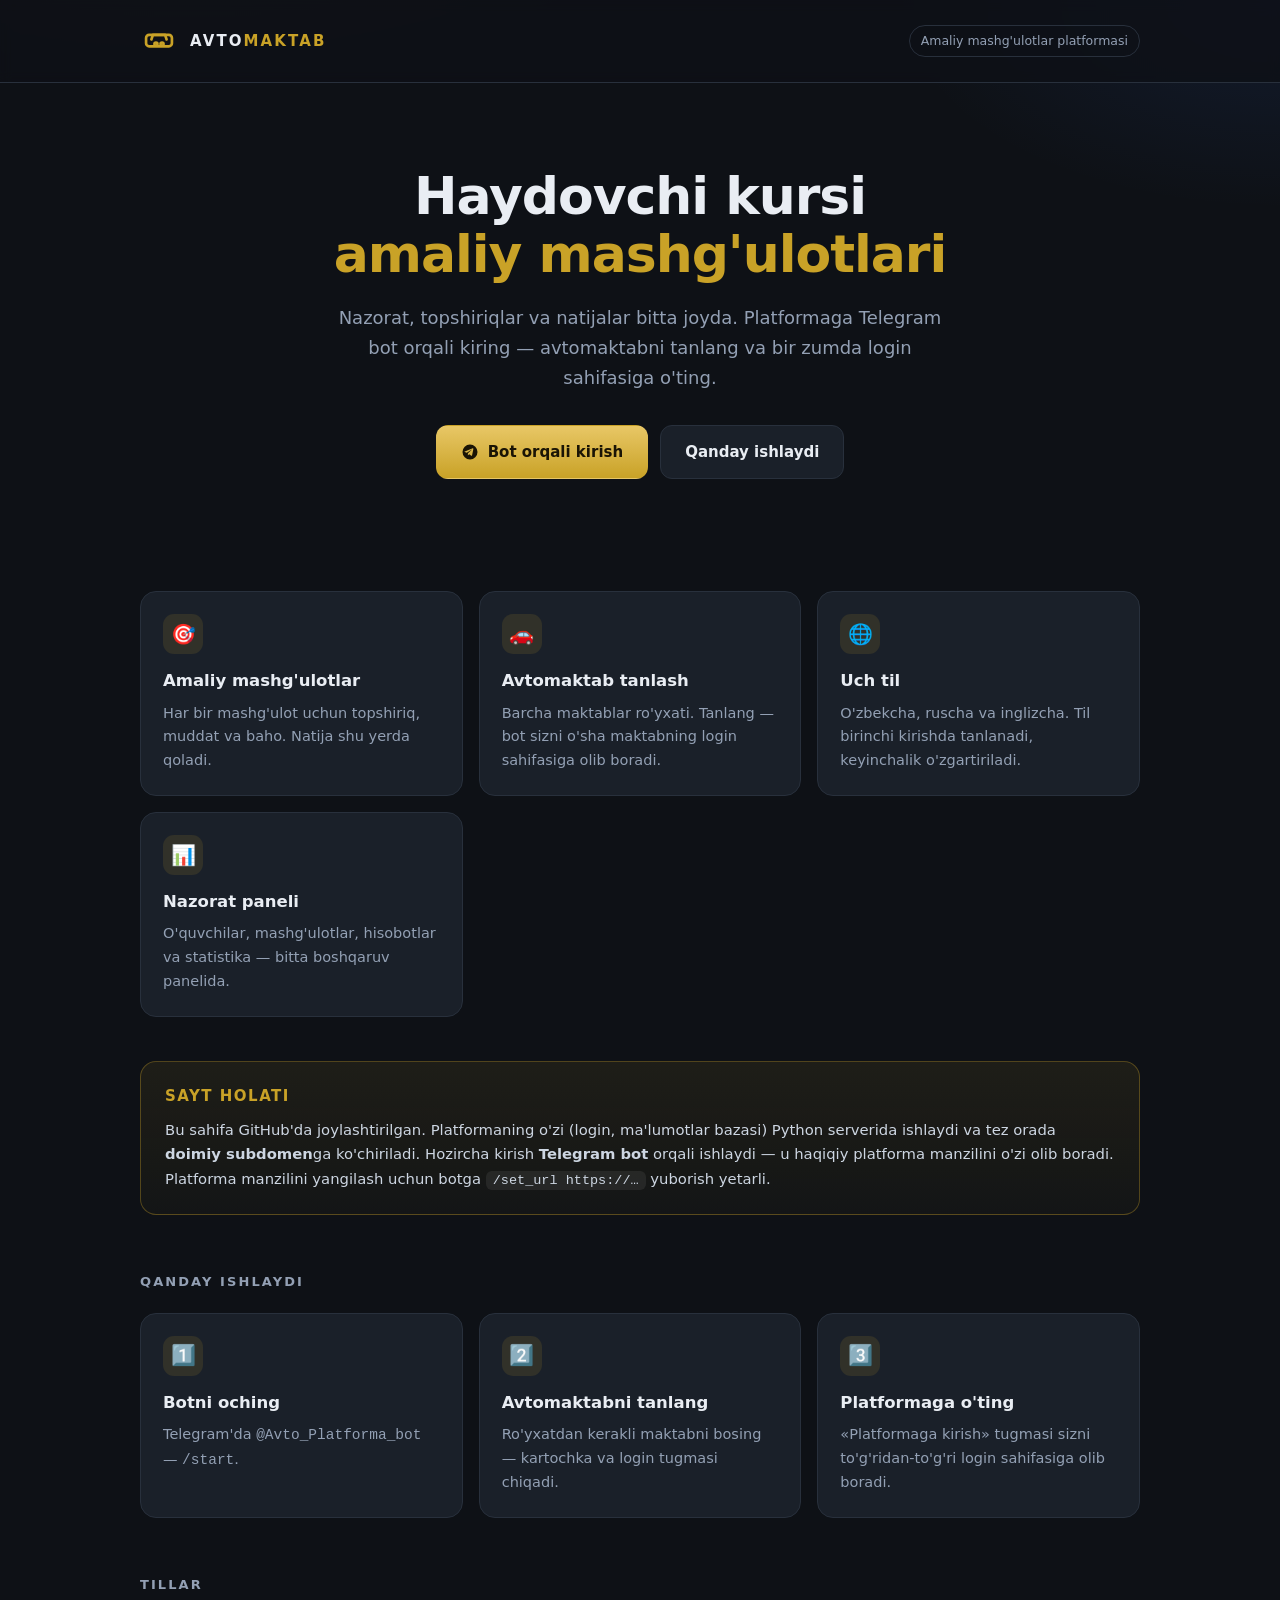
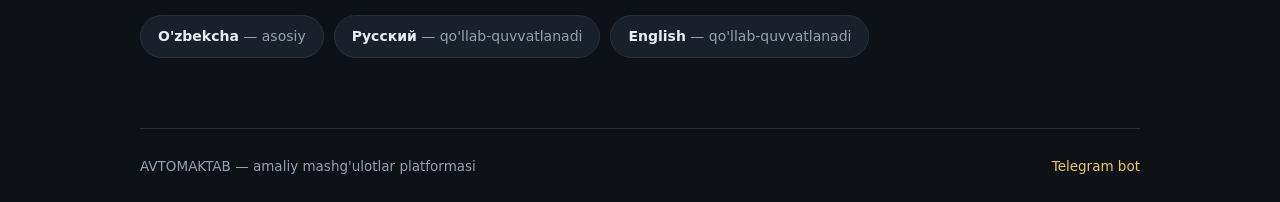
<file: site/index.html>
<!DOCTYPE html>
<html lang="uz">
<head>
<meta charset="UTF-8">
<meta name="viewport" content="width=device-width, initial-scale=1.0">
<meta name="color-scheme" content="dark">
<title>AVTOMAKTAB — Amaliy mashg'ulotlar platformasi</title>
<meta name="description" content="AVTOMAKTAB — haydovchi mashtabi amaliy mashg'ulotlar platformasi. Telegram bot orqali kirish, mashg'ulotlar, topshiriqlar va natijalar.">
<link rel="icon" type="image/svg+xml" href="data:image/svg+xml,%3Csvg xmlns='http://www.w3.org/2000/svg' viewBox='0 0 100 100' fill='none' stroke='%23C9A227' stroke-width='7' stroke-linecap='round' stroke-linejoin='round'%3E%3Crect x='16' y='34' width='68' height='30' rx='8'/%3E%3Cpath d='M30 46l4-12h32l4 12M42 62a4 4 0 1 0 0-8 4 4 0 0 0 0 8zM58 62a4 4 0 1 0 0-8 4 4 0 0 0 0 8z'/%3E%3C/svg%3E">
<style>
  :root{
    --gold:#C9A227; --gold-soft:#e8c766; --bg:#0e1116; --bg2:#151a22;
    --card:#1a2029; --line:#28303c; --txt:#e9edf3; --dim:#93a0b4;
  }
  *{box-sizing:border-box;margin:0;padding:0}
  html{scroll-behavior:smooth}
  body{
    background:
      radial-gradient(900px 420px at 15% -10%, rgba(201,162,39,.14), transparent 60%),
      radial-gradient(700px 380px at 100% 0%, rgba(60,120,255,.10), transparent 55%),
      var(--bg);
    color:var(--txt);
    font:16px/1.65 system-ui,-apple-system,"Segoe UI",Roboto,sans-serif;
    min-height:100vh;
  }
  .wrap{max-width:1040px;margin:0 auto;padding:0 20px}

  header{padding:22px 0;border-bottom:1px solid var(--line);backdrop-filter:blur(6px);
         position:sticky;top:0;background:rgba(14,17,22,.82);z-index:5}
  .row{display:flex;align-items:center;gap:12px}
  .logo{width:38px;height:38px;flex:0 0 38px}
  .brand{font-weight:800;letter-spacing:.14em;font-size:15px}
  .brand span{color:var(--gold)}
  .tag{margin-left:auto;font-size:12.5px;color:var(--dim);border:1px solid var(--line);
       padding:5px 11px;border-radius:99px;white-space:nowrap}

  .hero{padding:84px 0 56px;text-align:center}
  h1{font-size:clamp(30px,6vw,52px);line-height:1.12;font-weight:800;letter-spacing:-.02em}
  h1 em{font-style:normal;color:var(--gold);display:block}
  .lead{color:var(--dim);font-size:clamp(15px,2.2vw,18px);max-width:620px;margin:20px auto 0}

  .btns{display:flex;gap:12px;justify-content:center;flex-wrap:wrap;margin-top:32px}
  .btn{display:inline-flex;align-items:center;gap:9px;padding:14px 24px;border-radius:12px;
       font-weight:700;font-size:15px;text-decoration:none;border:1px solid transparent;
       transition:transform .15s ease,filter .15s ease}
  .btn:hover{transform:translateY(-2px)}
  .btn-gold{background:linear-gradient(180deg,var(--gold-soft),var(--gold));color:#1a1405}
  .btn-gold:hover{filter:brightness(1.07)}
  .btn-line{border-color:var(--line);color:var(--txt);background:var(--card)}
  .btn-line:hover{border-color:var(--gold)}

  .grid{display:grid;gap:16px;grid-template-columns:repeat(auto-fit,minmax(240px,1fr));margin:56px 0 0}
  .card{background:var(--card);border:1px solid var(--line);border-radius:16px;padding:22px;
        transition:border-color .15s ease,transform .15s ease}
  .card:hover{border-color:#3b4757;transform:translateY(-3px)}
  .ico{width:40px;height:40px;border-radius:11px;background:rgba(201,162,39,.13);
      display:grid;place-items:center;font-size:20px;margin-bottom:13px}
  .card h3{font-size:16.5px;margin-bottom:7px}
  .card p{color:var(--dim);font-size:14.5px}

  .note{margin:44px 0 0;background:linear-gradient(180deg,rgba(201,162,39,.09),rgba(201,162,39,.03));
        border:1px solid rgba(201,162,39,.34);border-radius:16px;padding:22px 24px}
  .note h2{font-size:15px;letter-spacing:.1em;color:var(--gold);margin-bottom:9px;text-transform:uppercase}
  .note p{color:#cdd6e2;font-size:14.8px}
  .note code{background:rgba(255,255,255,.07);padding:2px 7px;border-radius:6px;
             font-family:ui-monospace,Menlo,Consolas,monospace;font-size:13.5px}

  section{padding:56px 0 0}
  h2.sec{font-size:13px;letter-spacing:.16em;color:var(--dim);text-transform:uppercase;margin-bottom:20px}

  .langs{display:flex;gap:10px;flex-wrap:wrap}
  .chip{border:1px solid var(--line);background:var(--card);border-radius:99px;
        padding:9px 17px;font-size:14px;color:var(--dim)}
  .chip b{color:var(--txt)}

  footer{margin-top:70px;padding:26px 0;border-top:1px solid var(--line);
         color:var(--dim);font-size:13.5px}
  .frow{display:flex;gap:14px;flex-wrap:wrap;align-items:center}
  footer a{color:var(--gold-soft);text-decoration:none}
  footer a:hover{text-decoration:underline}

  @media(max-width:600px){
    .hero{padding:56px 0 34px}
    .tag{display:none}
  }
</style>
</head>
<body>

<header>
  <div class="wrap row">
    <svg class="logo" viewBox="0 0 100 100" fill="none" stroke="#C9A227" stroke-width="7" stroke-linecap="round" stroke-linejoin="round" aria-hidden="true">
      <rect x="16" y="34" width="68" height="30" rx="8"/>
      <path d="M30 46l4-12h32l4 12M42 62a4 4 0 1 0 0-8 4 4 0 0 0 0 8zM58 62a4 4 0 1 0 0-8 4 4 0 0 0 0 8z"/>
    </svg>
    <div class="brand">AVTO<span>MAKTAB</span></div>
    <div class="tag">Amaliy mashg'ulotlar platformasi</div>
  </div>
</header>

<main class="wrap">

  <div class="hero">
    <h1>Haydovchi kursi<em>amaliy mashg'ulotlari</em></h1>
    <p class="lead">
      Nazorat, topshiriqlar va natijalar bitta joyda. Platformaga Telegram bot
      orqali kiring — avtomaktabni tanlang va bir zumda login sahifasiga o'ting.
    </p>
    <div class="btns">
      <a class="btn btn-gold" href="https://t.me/Avto_Platforma_bot" target="_blank" rel="noopener">
        <svg width="18" height="18" viewBox="0 0 24 24" fill="currentColor" aria-hidden="true">
          <path d="M12 2a10 10 0 1 0 0 20 10 10 0 0 0 0-20zm4.3 7.1-1.6 7.4c-.1.6-.5.7-1 .4l-2.7-2-1.3 1.2c-.2.2-.3.3-.6.3l.2-2.8 5.1-4.6c.2-.2-.1-.3-.4-.1l-6.3 4-2.7-.8c-.6-.2-.6-.6.1-.9l10.6-4.1c.5-.2.9.1.7.9z"/>
        </svg>
        Bot orqali kirish
      </a>
      <a class="btn btn-line" href="#how">Qanday ishlaydi</a>
    </div>
  </div>

  <div class="grid">
    <div class="card">
      <div class="ico">🎯</div>
      <h3>Amaliy mashg'ulotlar</h3>
      <p>Har bir mashg'ulot uchun topshiriq, muddat va baho. Natija shu yerda qoladi.</p>
    </div>
    <div class="card">
      <div class="ico">🚗</div>
      <h3>Avtomaktab tanlash</h3>
      <p>Barcha maktablar ro'yxati. Tanlang — bot sizni o'sha maktabning login sahifasiga olib boradi.</p>
    </div>
    <div class="card">
      <div class="ico">🌐</div>
      <h3>Uch til</h3>
      <p>O'zbekcha, ruscha va inglizcha. Til birinchi kirishda tanlanadi, keyinchalik o'zgartiriladi.</p>
    </div>
    <div class="card">
      <div class="ico">📊</div>
      <h3>Nazorat paneli</h3>
      <p>O'quvchilar, mashg'ulotlar, hisobotlar va statistika — bitta boshqaruv panelida.</p>
    </div>
  </div>

  <div class="note">
    <h2>Sayt holati</h2>
    <p>
      Bu sahifa GitHub'da joylashtirilgan. Platformaning o'zi (login, ma'lumotlar bazasi)
      Python serverida ishlaydi va tez orada <b>doimiy subdomen</b>ga ko'chiriladi.
      Hozircha kirish <b>Telegram bot</b> orqali ishlaydi — u haqiqiy platforma manzilini
      o'zi olib boradi. Platforma manzilini yangilash uchun botga
      <code>/set_url https://…</code> yuborish yetarli.
    </p>
  </div>

  <section id="how">
    <h2 class="sec">Qanday ishlaydi</h2>
    <div class="grid" style="margin-top:0">
      <div class="card"><div class="ico">1️⃣</div><h3>Botni oching</h3><p>Telegram'da <code>@Avto_Platforma_bot</code> — <code>/start</code>.</p></div>
      <div class="card"><div class="ico">2️⃣</div><h3>Avtomaktabni tanlang</h3><p>Ro'yxatdan kerakli maktabni bosing — kartochka va login tugmasi chiqadi.</p></div>
      <div class="card"><div class="ico">3️⃣</div><h3>Platformaga o'ting</h3><p>«Platformaga kirish» tugmasi sizni to'g'ridan-to'g'ri login sahifasiga olib boradi.</p></div>
    </div>
  </section>

  <section>
    <h2 class="sec">Tillar</h2>
    <div class="langs">
      <div class="chip"><b>O'zbekcha</b> — asosiy</div>
      <div class="chip"><b>Русский</b> — qo'llab-quvvatlanadi</div>
      <div class="chip"><b>English</b> — qo'llab-quvvatlanadi</div>
    </div>
  </section>

  <footer>
    <div class="frow">
      <span>AVTOMAKTAB — amaliy mashg'ulotlar platformasi</span>
      <span style="margin-left:auto">
        <a href="https://t.me/Avto_Platforma_bot" target="_blank" rel="noopener">Telegram bot</a>
      </span>
    </div>
  </footer>
</main>

</body>
</html>
</file>
